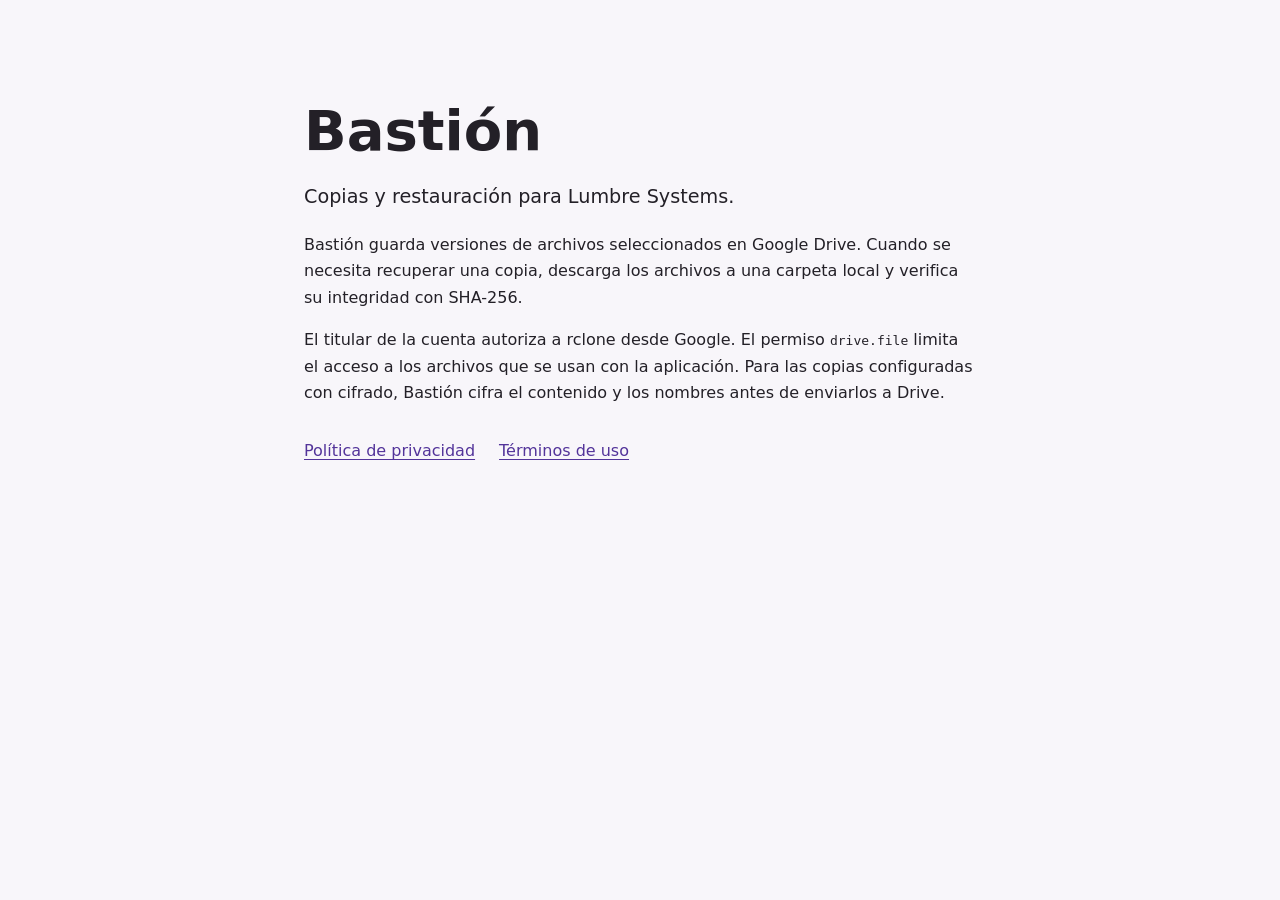
<file: index.html>
<!doctype html>
<html lang="es-AR">
<head>
  <meta charset="utf-8">
  <meta name="viewport" content="width=device-width, initial-scale=1">
  <meta name="description" content="Bastión es el servidor de copias y restauración de Lumbre Systems.">
  <title>Bastión · Lumbre Systems</title>
  <link rel="stylesheet" href="estilos.css">
</head>
<body>
  <main>
    <h1>Bastión</h1>
    <p class="intro">Copias y restauración para Lumbre Systems.</p>
    <p>Bastión guarda versiones de archivos seleccionados en Google Drive. Cuando se necesita recuperar una copia, descarga los archivos a una carpeta local y verifica su integridad con SHA-256.</p>
    <p>El titular de la cuenta autoriza a rclone desde Google. El permiso <code>drive.file</code> limita el acceso a los archivos que se usan con la aplicación. Para las copias configuradas con cifrado, Bastión cifra el contenido y los nombres antes de enviarlos a Drive.</p>
    <nav aria-label="Información de Bastión">
      <a href="privacidad.html">Política de privacidad</a>
      <a href="terminos.html">Términos de uso</a>
    </nav>
  </main>
</body>
</html>
</file>
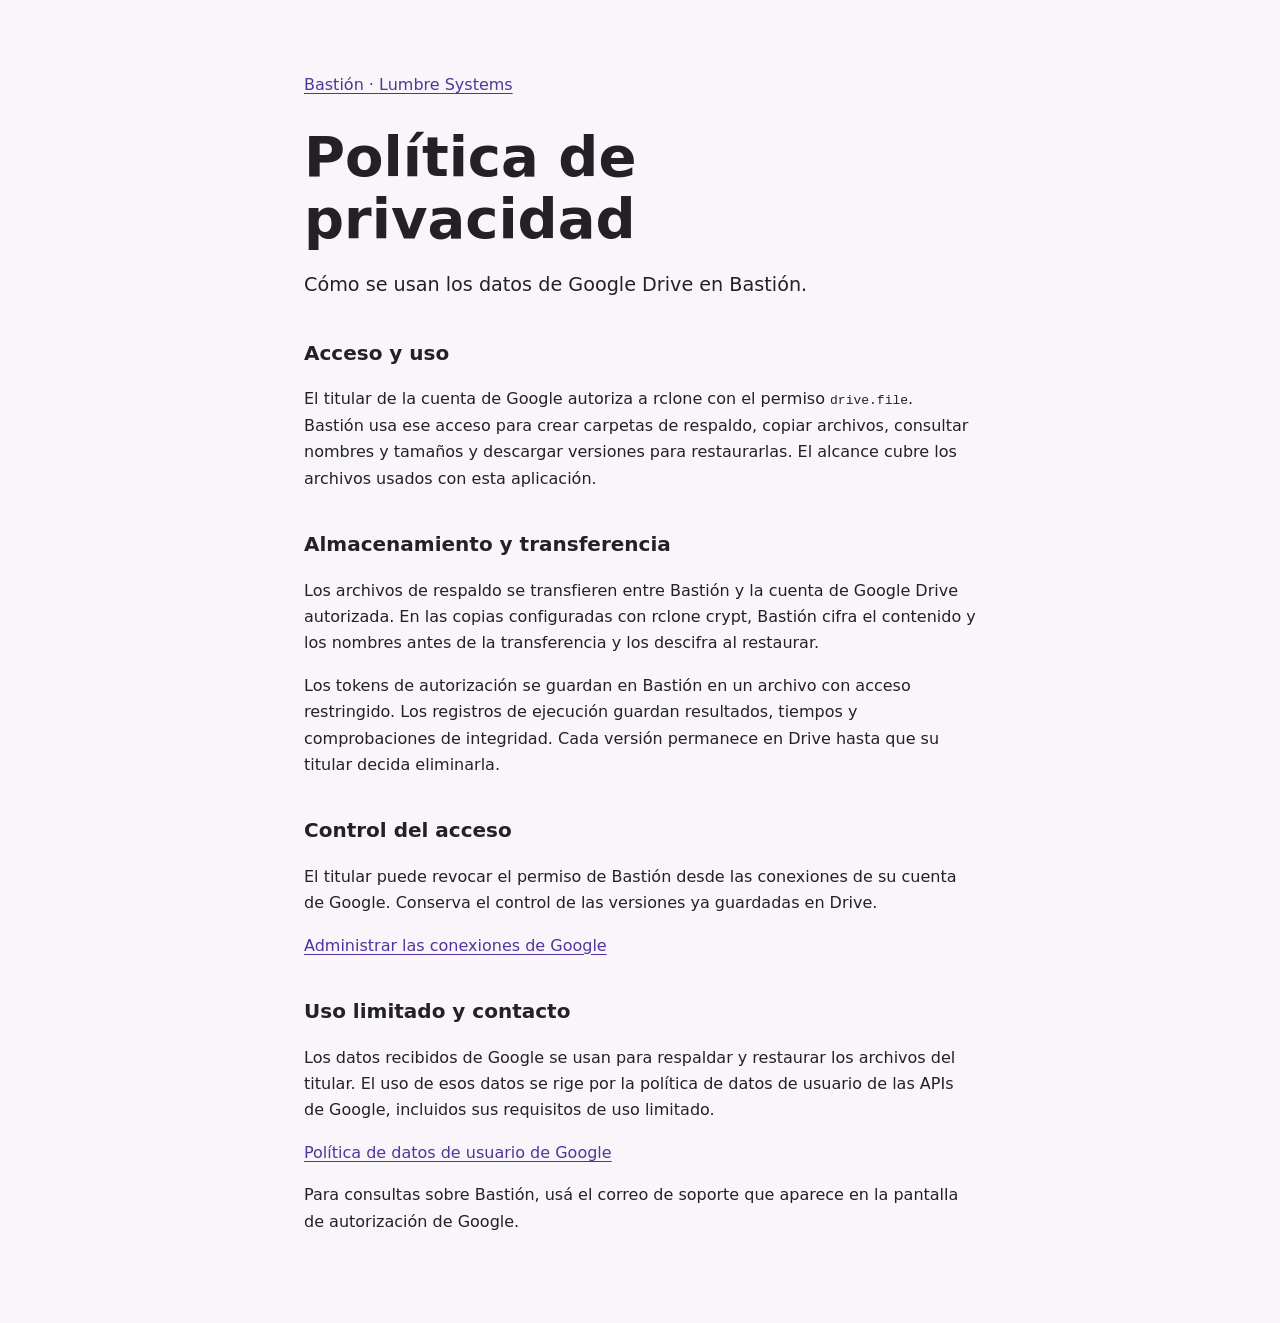
<file: privacidad.html>
<!doctype html>
<html lang="es-AR">
<head>
  <meta charset="utf-8">
  <meta name="viewport" content="width=device-width, initial-scale=1">
  <title>Política de privacidad · Bastión</title>
  <link rel="stylesheet" href="estilos.css">
</head>
<body>
  <main>
    <header><a href="index.html">Bastión · Lumbre Systems</a></header>
    <h1>Política de privacidad</h1>
    <p class="intro">Cómo se usan los datos de Google Drive en Bastión.</p>

    <h2>Acceso y uso</h2>
    <p>El titular de la cuenta de Google autoriza a rclone con el permiso <code>drive.file</code>. Bastión usa ese acceso para crear carpetas de respaldo, copiar archivos, consultar nombres y tamaños y descargar versiones para restaurarlas. El alcance cubre los archivos usados con esta aplicación.</p>

    <h2>Almacenamiento y transferencia</h2>
    <p>Los archivos de respaldo se transfieren entre Bastión y la cuenta de Google Drive autorizada. En las copias configuradas con rclone crypt, Bastión cifra el contenido y los nombres antes de la transferencia y los descifra al restaurar.</p>
    <p>Los tokens de autorización se guardan en Bastión en un archivo con acceso restringido. Los registros de ejecución guardan resultados, tiempos y comprobaciones de integridad. Cada versión permanece en Drive hasta que su titular decida eliminarla.</p>

    <h2>Control del acceso</h2>
    <p>El titular puede revocar el permiso de Bastión desde las conexiones de su cuenta de Google. Conserva el control de las versiones ya guardadas en Drive.</p>
    <p><a href="https://myaccount.google.com/connections">Administrar las conexiones de Google</a></p>

    <h2>Uso limitado y contacto</h2>
    <p>Los datos recibidos de Google se usan para respaldar y restaurar los archivos del titular. El uso de esos datos se rige por la política de datos de usuario de las APIs de Google, incluidos sus requisitos de uso limitado.</p>
    <p><a href="https://developers.google.com/terms/api-services-user-data-policy">Política de datos de usuario de Google</a></p>
    <p>Para consultas sobre Bastión, usá el correo de soporte que aparece en la pantalla de autorización de Google.</p>
  </main>
</body>
</html>
</file>
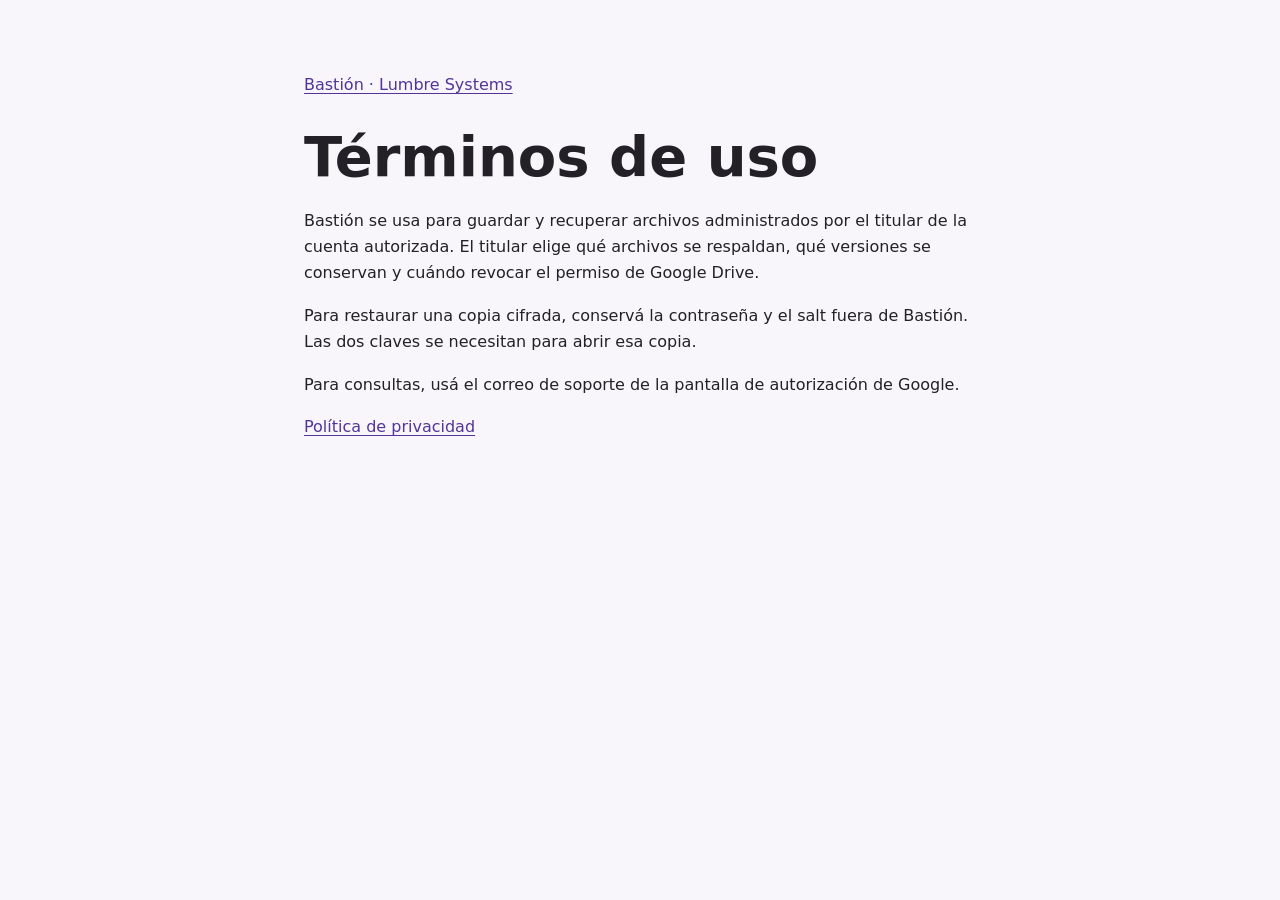
<file: terminos.html>
<!doctype html>
<html lang="es-AR">
<head>
  <meta charset="utf-8">
  <meta name="viewport" content="width=device-width, initial-scale=1">
  <title>Términos de uso · Bastión</title>
  <link rel="stylesheet" href="estilos.css">
</head>
<body>
  <main>
    <header><a href="index.html">Bastión · Lumbre Systems</a></header>
    <h1>Términos de uso</h1>
    <p>Bastión se usa para guardar y recuperar archivos administrados por el titular de la cuenta autorizada. El titular elige qué archivos se respaldan, qué versiones se conservan y cuándo revocar el permiso de Google Drive.</p>
    <p>Para restaurar una copia cifrada, conservá la contraseña y el salt fuera de Bastión. Las dos claves se necesitan para abrir esa copia.</p>
    <p>Para consultas, usá el correo de soporte de la pantalla de autorización de Google.</p>
    <p><a href="privacidad.html">Política de privacidad</a></p>
  </main>
</body>
</html>
</file>
<file: estilos.css>
:root {
  color-scheme: light dark;
  font-family: system-ui, sans-serif;
  line-height: 1.65;
  color: #232027;
  background: #f8f6fa;
  --link: #53349a;
}

body {
  margin: 0;
}

main {
  max-inline-size: 42rem;
  margin-inline: auto;
  padding: clamp(2rem, 8vh, 5rem) 1.25rem;
}

h1 {
  margin: 0.5em 0 0.35em;
  font-size: clamp(2rem, 7vw, 3.5rem);
  line-height: 1.1;
}

h2 {
  margin-block-start: 1.8em;
  font-size: 1.25rem;
}

.intro {
  font-size: 1.2rem;
}

nav {
  display: flex;
  flex-wrap: wrap;
  gap: 0.75rem 1.5rem;
  margin-block-start: 2rem;
}

a {
  color: var(--link);
  text-underline-offset: 0.2em;
}

@media (prefers-color-scheme: dark) {
  :root {
    color: #f1ebf5;
    background: #211d26;
    --link: #d2bdff;
  }
}
</file>
